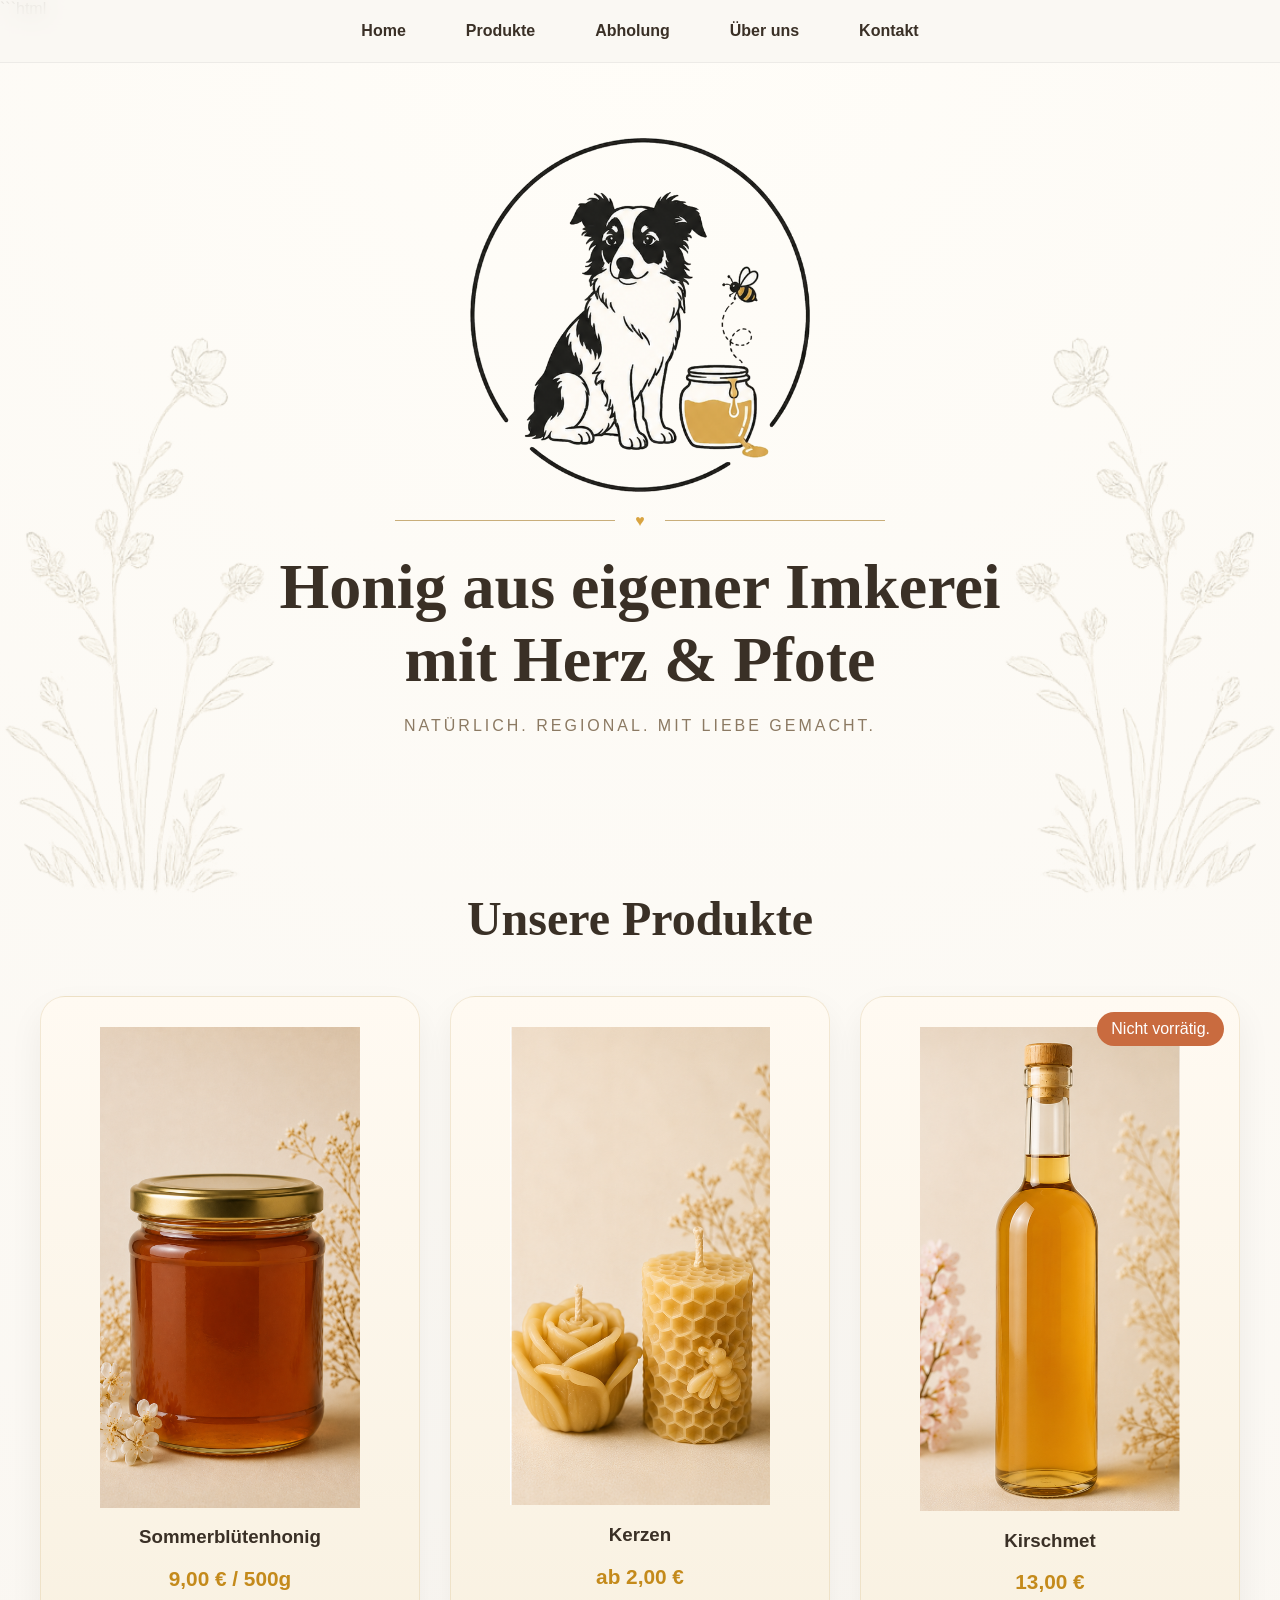
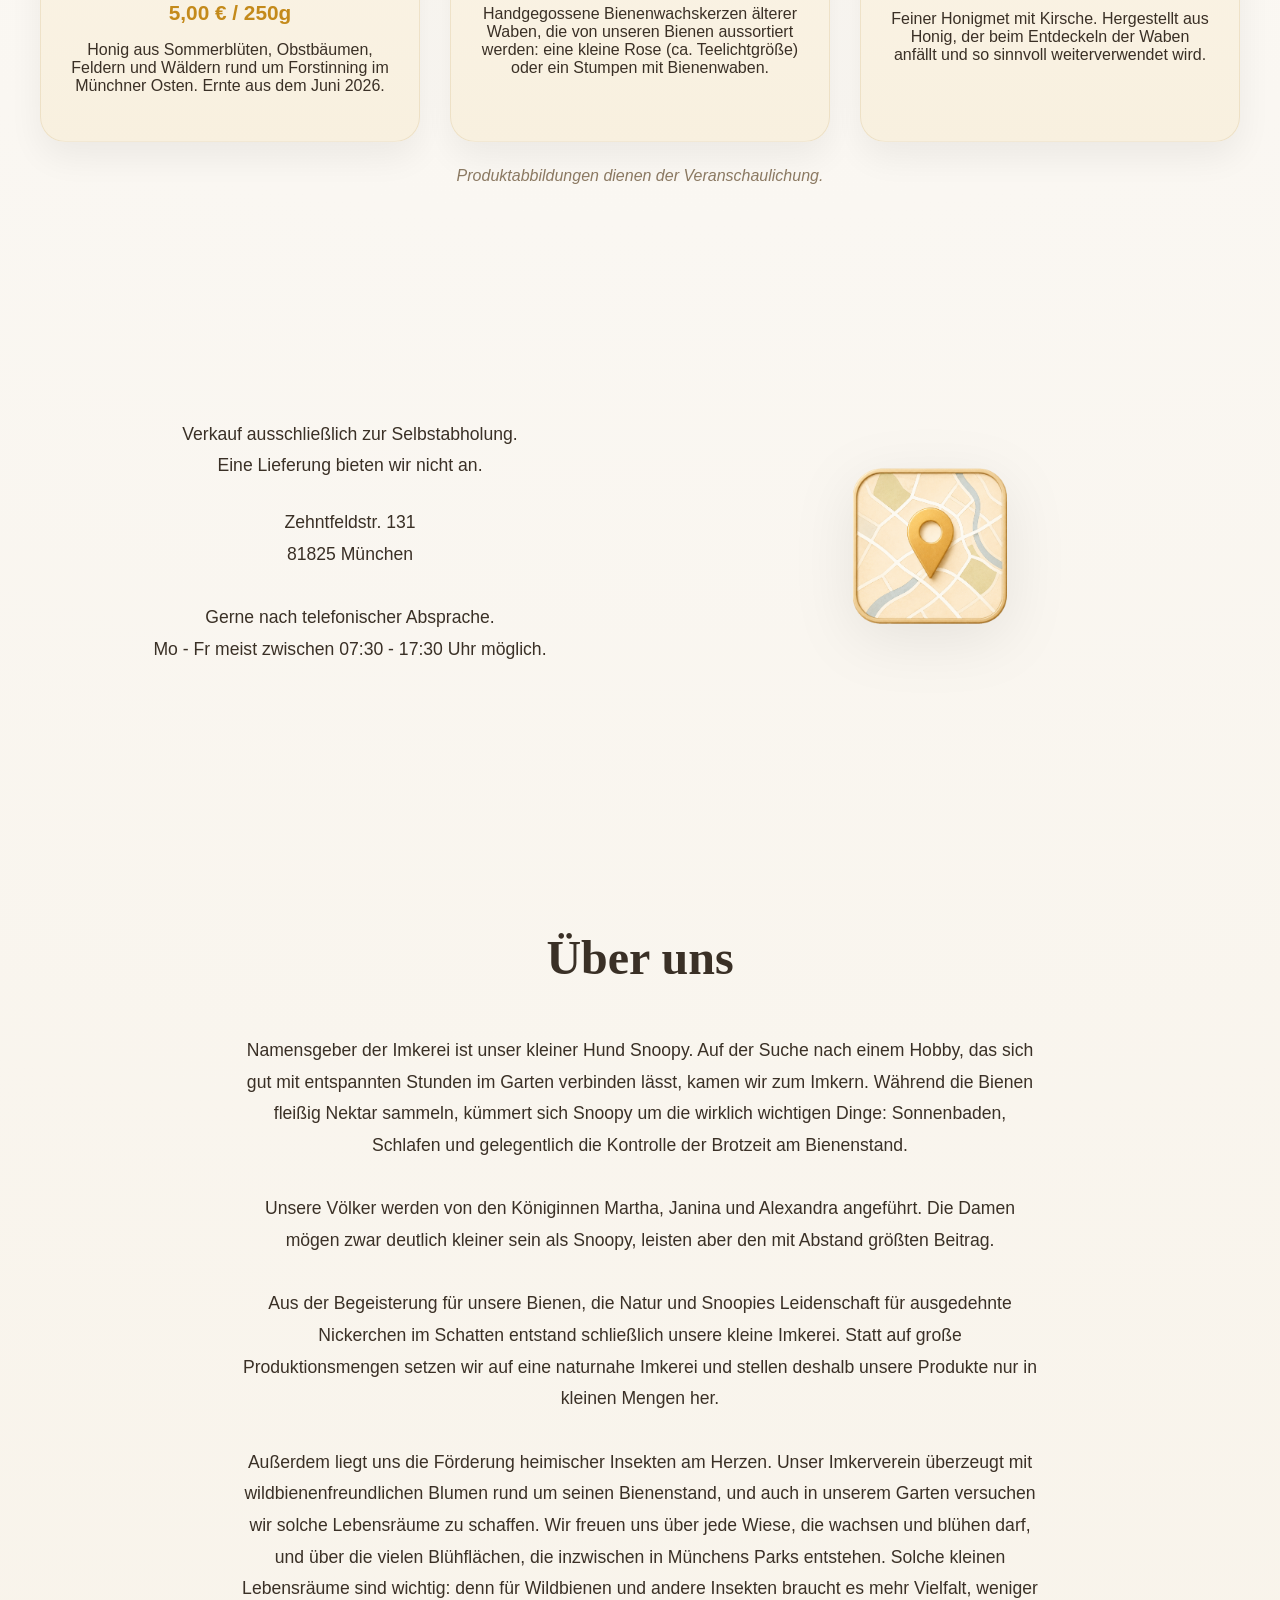
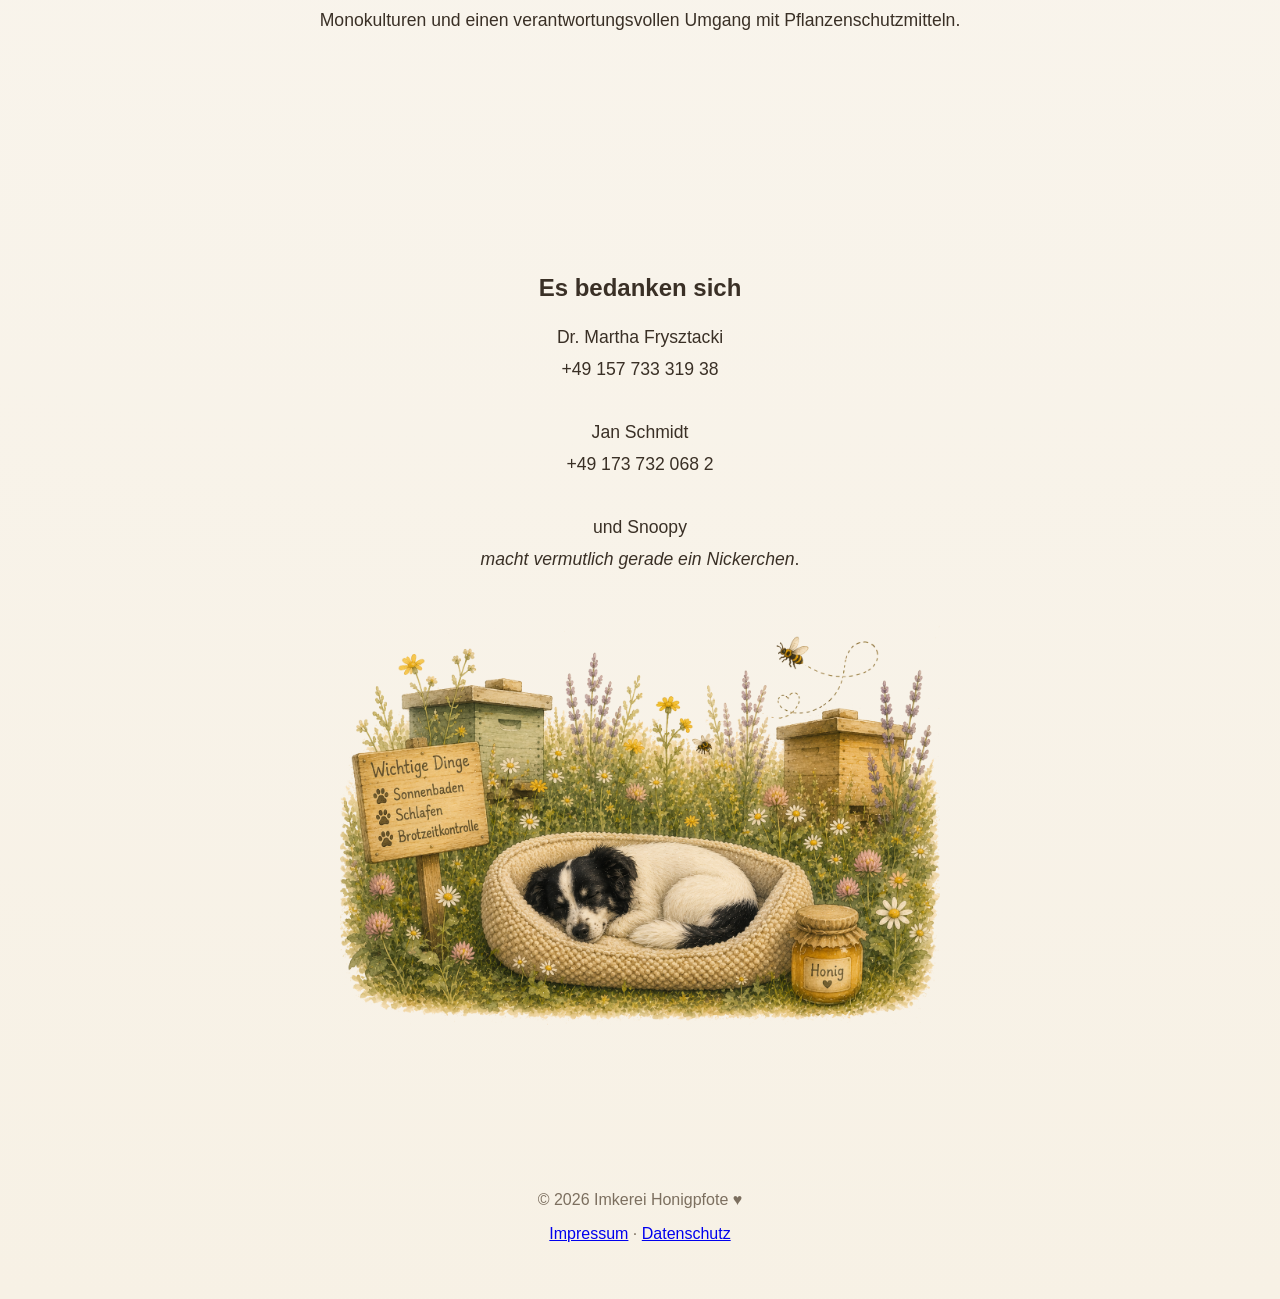
<file: index.html>
```html
<!DOCTYPE html>
<html lang="de">
<head>
    <meta charset="UTF-8">
    <meta name="viewport" content="width=device-width, initial-scale=1.0">
    <title>Imkerei Honigpfote</title>

    <meta name="description" content="Imkerei Honigpfote – Honig, Kerzen und Honigmet in kleinen Mengen. Verkauf nur zur Selbstabholung.">

    <link rel="stylesheet" href="style.css">
</head>

<body>

<div class="flower-decoration">

    <img src="assets/blumen.svg"
         class="flowers flowers-left"
         alt="">

    <img src="assets/blumen.svg"
         class="flowers flowers-right"
         alt="">

</div>

<div class="bee-decoration">

    <div class="bee bee1">
        <img src="assets/bee1.png" alt="">
    </div>

    <div class="bee bee2">
        <img src="assets/bee2.png" alt="">
    </div>

    <div class="bee bee3">
        <img src="assets/bee1.png" alt="">
    </div>

    <div id="bossBee" class="boss-bee">
        <img src="assets/bee3.png" alt="">
        <span>Autsch!</span>
    </div>

    <div id="beeReward" class="bee-reward">
        Danke, dass du die Bienen summen lässt ♥
    </div>

</div>



<header class="header">
    <nav>
        <a href="#home">Home</a>
        <a href="#produkte">Produkte</a>
        <a href="#abholung">Abholung</a>
        <a href="#ueber-uns">Über uns</a>
        <a href="#kontakt">Kontakt</a>
    </nav>
</header>

<main>

    <section id="home" class="hero">

        <img src="assets/logo.png" alt="Logo der Imkerei Honigpfote" class="hero-logo">

        <div class="hero-divider">
            <span></span>
            <div class="heart">♥</div>
            <span></span>
        </div>

        <h1>
            Honig aus eigener Imkerei<br>
            mit Herz &amp; Pfote
        </h1>

        <p>
            Natürlich. Regional. Mit Liebe gemacht.
        </p>

    </section>

    <section id="produkte" class="produkte">

        <h2>Unsere Produkte</h2>

        <div class="produkt-grid">

            <article class="produkt-card" onclick="openGallery('honig')">

                <img src="assets/honig2.png" alt="Sommerblütenhonig">

                <h3>Sommerblütenhonig</h3>

                <div class="preis">9,00 € / 500g</div>
                <div class="preis">5,00 € / 250g</div>

              <p>
                  Honig aus Sommerblüten,
                  Obstbäumen, Feldern und Wäldern rund um
                  Forstinning im Münchner Osten.
                  Ernte aus dem Juni 2026.
              </p>
            </article>

            <article class="produkt-card" onclick="openGallery('kerzen')">
                <img src="assets/kerzen3.png" alt="Bienenwachskerzen">

                <h3>Kerzen</h3>

                <div class="preis">ab 2,00 €</div>

                <p>
                    Handgegossene Bienenwachskerzen älterer Waben, die von unseren Bienen aussortiert werden:
                    eine kleine Rose (ca. Teelichtgröße) oder ein Stumpen mit Bienenwaben.
                </p>
            </article>

            <article class="produkt-card soldout" onclick="openGallery('met')">
                <div class="badge">Nicht vorrätig.</div>

                <img src="assets/met-kirsche3.png" alt="Honigmet mit Kirsche">

                <h3>Kirschmet</h3>

                <div class="preis">13,00 €</div>

                <p>
                    Feiner Honigmet mit Kirsche.
                    Hergestellt aus Honig, der beim Entdeckeln der Waben anfällt und so sinnvoll weiterverwendet wird.
                </p>
            </article>

        </div>

        <p class="produkt-hinweis">
            <i>Produktabbildungen dienen der Veranschaulichung.</i>
        </p>

    </section>

    <section id="abholung" class="abholung">

        <div class="abholung-content">

            <div class="abholung-text">

                <p>
                    Verkauf ausschließlich zur Selbstabholung.<br>
                    Eine Lieferung bieten wir nicht an.
                </p>

                <div class="adresse">
                    Zehntfeldstr. 131<br>
                    81825 München<br>
                    <br>
                    Gerne nach telefonischer Absprache.<br>
                    Mo - Fr meist zwischen 07:30 - 17:30 Uhr möglich.
                    
                </div>

            </div>

            <div class="abholung-map">

                  <a
                    href="https://www.google.com/maps/place/Zehntfeldstra%C3%9Fe+131,+81825+M%C3%BCnchen-Trudering-Riem/"
                    target="_blank"
                    rel="noopener noreferrer">

                    <img
                        src="assets/maps-icon.png"
                        alt="Google Maps">

                </a>

            </div>

        </div>

    </section>

    <section id="ueber-uns" class="ueber-uns">

      <h2>Über uns</h2>

      <p>
        Namensgeber der Imkerei ist unser kleiner Hund Snoopy.
        Auf der Suche nach einem Hobby, das sich gut mit entspannten Stunden im Garten verbinden lässt, kamen wir zum Imkern.
        Während die Bienen fleißig Nektar sammeln, kümmert sich Snoopy um die wirklich wichtigen Dinge:
        Sonnenbaden, Schlafen und gelegentlich die Kontrolle der Brotzeit am Bienenstand.<br>
        <br>
        Unsere Völker werden von den Königinnen Martha, Janina und Alexandra angeführt.
        Die Damen mögen zwar deutlich kleiner sein als Snoopy, leisten aber den mit Abstand größten Beitrag.<br>
        <br>
        Aus der Begeisterung für unsere Bienen, die Natur und Snoopies Leidenschaft für ausgedehnte Nickerchen im Schatten entstand schließlich unsere kleine Imkerei.
        Statt auf große Produktionsmengen setzen wir auf eine naturnahe Imkerei und stellen deshalb unsere Produkte nur in kleinen Mengen her. <br>
        <br>
        Außerdem liegt uns die Förderung heimischer Insekten am Herzen.
        Unser Imkerverein überzeugt mit wildbienenfreundlichen Blumen rund um seinen Bienenstand, und auch in unserem Garten versuchen wir solche Lebensräume zu schaffen.
        Wir freuen uns über jede Wiese, die wachsen und blühen darf, und über die vielen Blühflächen, die inzwischen in Münchens Parks entstehen.
        Solche kleinen Lebensräume sind wichtig:
        denn für Wildbienen und andere Insekten braucht es mehr Vielfalt,
        weniger Monokulturen und einen verantwortungsvollen Umgang mit Pflanzenschutzmitteln.
      </p>

    </section>

    <section id="kontakt" class="kontakt">

      <h2>Es bedanken sich</h2>

      <p>
          Dr. Martha Frysztacki<br>
          +49 157 733 319 38<br>
          <br>
          Jan Schmidt<br>
          +49 173 732 068 2
          <br>
          <br>
          und Snoopy<br>
          <i>macht vermutlich gerade ein Nickerchen</i>.<br>
      </p>

    <img
        src="assets/snoopy2.png"
        alt="Snoopy macht vermutlich gerade ein Nickerchen"
        class="snoopy-sleeping">

  </section>

</main>

<footer>
    <p>
        © 2026 Imkerei Honigpfote ♥
    </p>

    <p>
        <a href="impressum.html">Impressum</a> ·
        <a href="datenschutz.html">Datenschutz</a>
    </p>
</footer>


<div id="productModal" class="product-modal">
    <div class="product-modal-content">

        <button class="modal-close" onclick="closeGallery()">×</button>

        <h2 id="modalTitle"></h2>

        <div id="modalImages" class="modal-images"></div>

    </div>
</div>

<script>

    let beeClickCount = 0;
    let rewardTimer = 0;

    const reward = document.getElementById('beeReward');
    const bossBee = document.getElementById('bossBee');

    function scheduleReward(){

        clearTimeout(rewardTimer);

        rewardTimer = setTimeout(() => {

            document.querySelectorAll('.bee').forEach(bee => {
                bee.classList.add('loved');
            });

            reward.style.opacity = "1";

            setTimeout(() => {
                reward.style.opacity = "0";
            }, 5000);

        }, 60000);

    }

    scheduleReward();

    document.querySelectorAll('.bee').forEach(bee => {

        bee.addEventListener('click', () => {

            beeClickCount++;

            // Vertrauen verloren
            bee.classList.remove('loved');

            scheduleReward();

            if(beeClickCount % 3 === 0){

                bossBee.classList.remove('attack');

                void bossBee.offsetWidth;

                bossBee.classList.add('attack');

                setTimeout(() => {
                    bossBee.classList.remove('attack');
                }, 4300);

            }

            const rect = bee.getBoundingClientRect();
            const middle = window.innerWidth / 2;

            const toRight = rect.left < middle;

            bee.style.setProperty('--escape-x', toRight ? '120vw' : '-120vw');
            bee.style.setProperty('--escape-y', '-35vh');
            bee.style.setProperty('--turn', toRight ? '25deg' : '205deg');

            bee.classList.add('escape');

            setTimeout(() => {
                bee.classList.remove('escape');
            }, 4000);

        });

    });

</script>

<script>
    const productGalleries = {
        honig: {
            title: "Unser Honig",
            images: [
                "assets/honig/honig_2025.1.png",
                "assets/honig/honig_2025.2.png"
            ]
        },
        kerzen: {
            title: "Unsere Bienenwachskerzen",
            images: [
                "assets/kerze/rose_2026.1.jpg",
                "assets/kerze/stump_2026.1.jpg"
            ]
        },
        met: {
            title: "Unser Kirschmet reift noch. Wir bitten um Geduld!  🍷 ",
            images: [
            ]
        }
    };

    function openGallery(product){
        const modal = document.getElementById("productModal");
        const title = document.getElementById("modalTitle");
        const images = document.getElementById("modalImages");

        title.textContent = productGalleries[product].title;

        images.innerHTML = productGalleries[product].images
            .map(src => `<img src="${src}" alt="">`)
            .join("");

        modal.classList.add("open");
    }

    function closeGallery(){
        document.getElementById("productModal").classList.remove("open");
    }

    document.getElementById("productModal").addEventListener("click", event => {
        if(event.target.id === "productModal"){
            closeGallery();
        }
    });
</script>

</body>
</html>
</file>
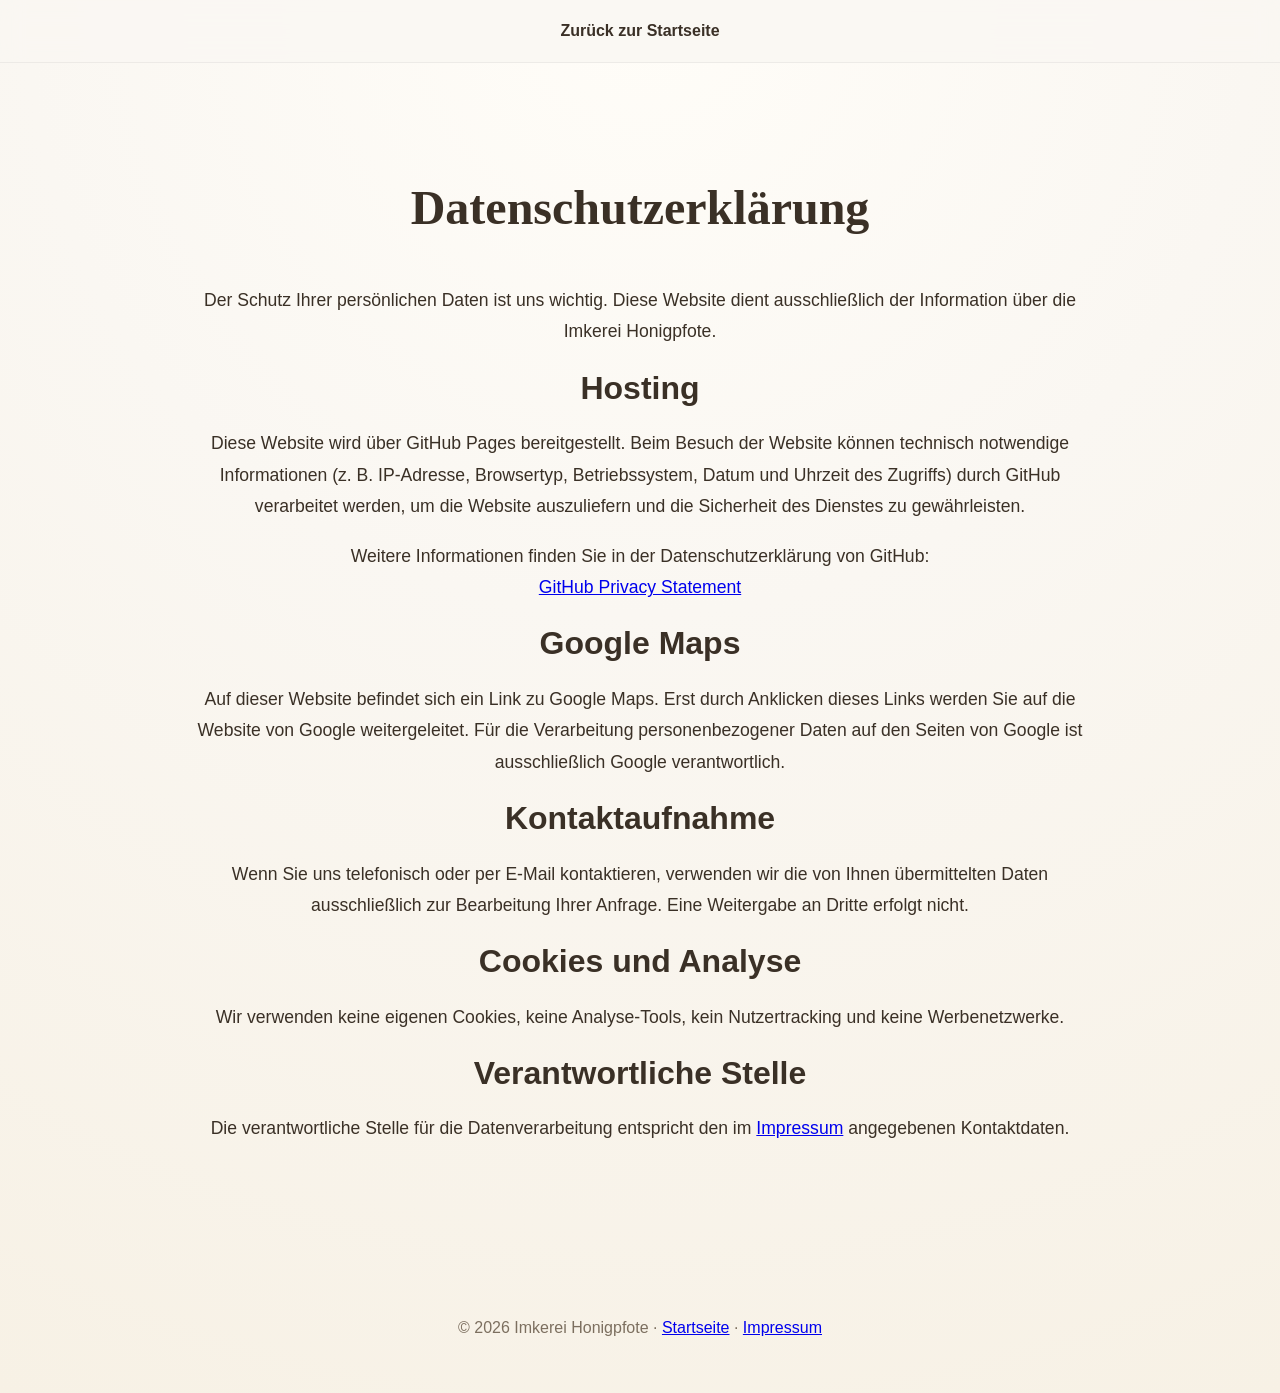
<file: datenschutz.html>
<!DOCTYPE html>
<html lang="de">
<head>
    <meta charset="UTF-8">
    <meta name="viewport" content="width=device-width, initial-scale=1.0">
    <title>Datenschutzerklärung – Imkerei Honigpfote</title>

    <meta name="robots" content="noindex">

    <link rel="stylesheet" href="style.css">
</head>

<body>

<header class="header">
    <nav>
        <a href="index.html">Zurück zur Startseite</a>
    </nav>
</header>

<main class="ueber-uns" style="padding-top:140px; max-width:900px;">

    <h2>Datenschutzerklärung</h2>

    <p>
        Der Schutz Ihrer persönlichen Daten ist uns wichtig.
        Diese Website dient ausschließlich der Information über die Imkerei Honigpfote.
    </p>

    <h1>Hosting</h1>

    <p>
        Diese Website wird über GitHub Pages bereitgestellt.
        Beim Besuch der Website können technisch notwendige Informationen
        (z.&nbsp;B. IP-Adresse, Browsertyp, Betriebssystem, Datum und Uhrzeit des Zugriffs)
        durch GitHub verarbeitet werden, um die Website auszuliefern und die Sicherheit des Dienstes zu gewährleisten.
    </p>

    <p>
        Weitere Informationen finden Sie in der Datenschutzerklärung von GitHub:
        <br>
        <a href="https://docs.github.com/en/site-policy/privacy-policies/github-privacy-statement"
           target="_blank"
           rel="noopener noreferrer">
            GitHub Privacy Statement
        </a>
    </p>

    <h1>Google Maps</h1>

    <p>
        Auf dieser Website befindet sich ein Link zu Google Maps.
        Erst durch Anklicken dieses Links werden Sie auf die Website von Google weitergeleitet.
        Für die Verarbeitung personenbezogener Daten auf den Seiten von Google ist ausschließlich Google verantwortlich.
    </p>

    <h1>Kontaktaufnahme</h1>

    <p>
        Wenn Sie uns telefonisch oder per E-Mail kontaktieren, verwenden wir die von Ihnen übermittelten Daten ausschließlich zur Bearbeitung Ihrer Anfrage.
        Eine Weitergabe an Dritte erfolgt nicht.
    </p>

    <h1>Cookies und Analyse</h1>

    <p>
        Wir verwenden keine eigenen Cookies, keine Analyse-Tools, kein Nutzertracking und keine Werbenetzwerke.
    </p>

    <h1>Verantwortliche Stelle</h1>

    <p>
        Die verantwortliche Stelle für die Datenverarbeitung entspricht den im
        <a href="impressum.html">Impressum</a>
        angegebenen Kontaktdaten.
    </p>

</main>

<footer>
    <p>
        © 2026 Imkerei Honigpfote ·
        <a href="index.html">Startseite</a> ·
        <a href="impressum.html">Impressum</a>
    </p>
</footer>

</body>
</html>
</file>
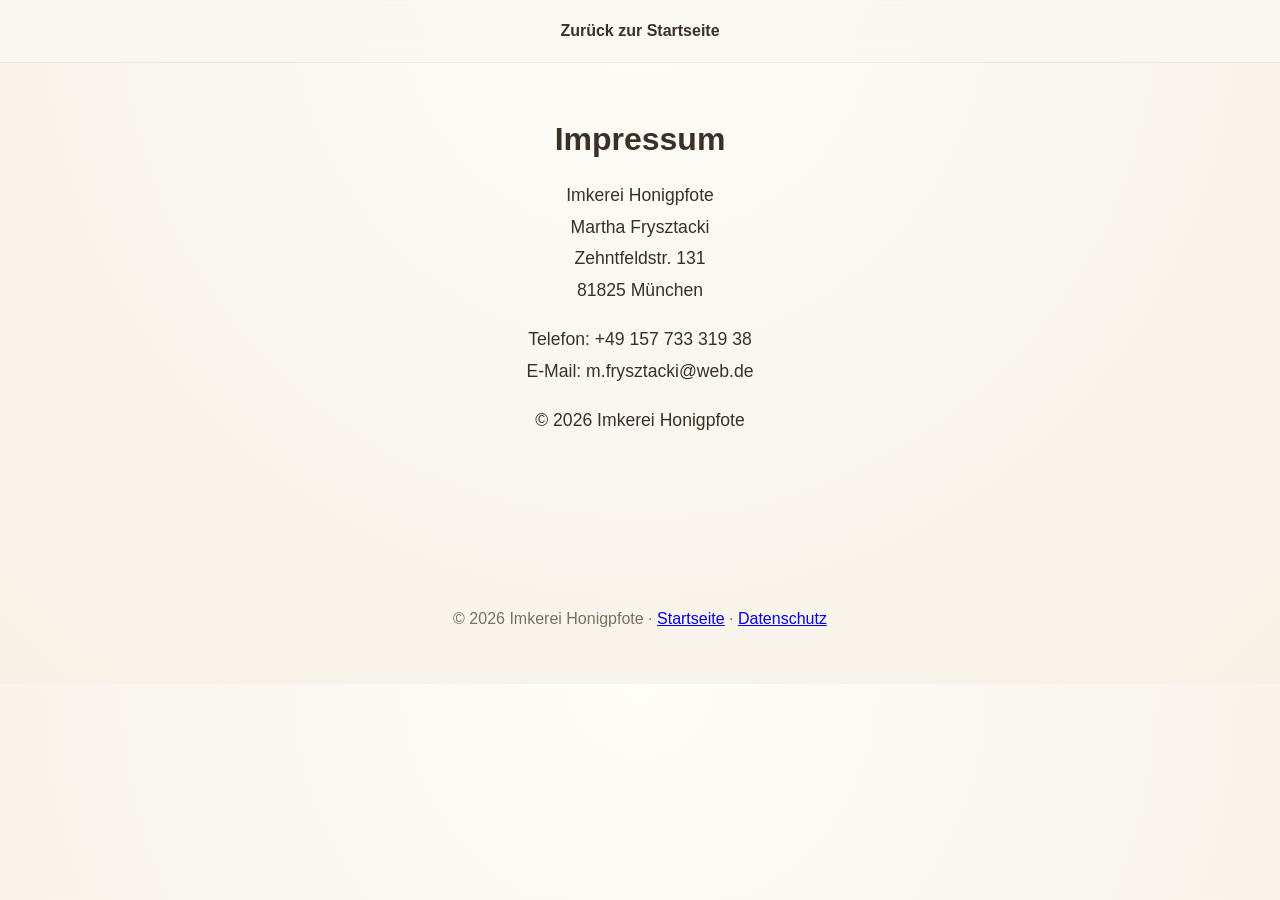
<file: impressum.html>
<!DOCTYPE html>
<html lang="de">
<head>
    <meta charset="UTF-8">
    <meta name="viewport" content="width=device-width, initial-scale=1.0">
    <title>Impressum – Imkerei Honigpfote</title>
    <link rel="stylesheet" href="style.css">
</head>
<body>

<header class="header">
    <nav>
        <a href="index.html">Zurück zur Startseite</a>
    </nav>
</header>

<main class="ueber-uns">

    <h1>Impressum</h1>

    <p>
        Imkerei Honigpfote<br>
        Martha Frysztacki<br>
        Zehntfeldstr. 131<br>
        81825 München
    </p>

    <p>
        Telefon: +49 157 733 319 38<br>
        E-Mail: m.frysztacki@web.de
    </p>

    <p>
        © 2026 Imkerei Honigpfote
    </p>

</main>

<footer>
    <p>
        © 2026 Imkerei Honigpfote ·
        <a href="index.html">Startseite</a> ·
        <a href="datenschutz.html">Datenschutz</a>
    </p>
</footer>

</body>
</html>
</file>
<file: style.css>
body{
    margin:0;
    font-family: "Segoe UI", sans-serif;
    color:#3a3026;
    background:
        radial-gradient(
            circle at top,
            #fffdf8 0%,
            #faf7f2 40%,
            #f7f1e5 100%
        );
}

html{
    scroll-behavior:smooth;
}

.header{
    position:fixed;
    top:0;
    width:100%;
    z-index:50;

    backdrop-filter:blur(12px);

    background:rgba(250,247,242,.85);

    border-bottom:1px solid rgba(0,0,0,.05);
}

.header nav{
    display:flex;
    justify-content:center;
    gap:60px;

    padding:22px;
}

.header a{
    text-decoration:none;
    color:#3a3026;
    font-weight:600;
    transition:.3s;
}

.header a:hover{
    color:#d9a441;
}

.hero{
    padding-top:120px;
    text-align:center;
    max-width:1000px;
    margin:auto;
}

.hero-logo{
    width:340px;
    max-width:90%;
}

.hero h1{
    font-family: Georgia, serif;
    font-size:4rem;
    line-height:1.15;
    margin:20px 0;
}

.hero p{
    letter-spacing:3px;
    text-transform:uppercase;
    color:#8c7a63;
}

.hero-divider{
    display:flex;
    align-items:center;
    justify-content:center;
    gap:20px;
    margin:20px 0;
}

.hero-divider span{
    width:220px;
    height:1px;
    background:#c9ae7a;
}

.heart{
    color:#d9a441;
}

.produkte{
    padding:100px 30px;
}

.produkte h2,
.abholung h2,
.ueber-uns h2{
    text-align:center;
    font-size:3rem;
    font-family:Georgia, serif;
    margin-bottom:50px;
}

.produkt-grid{
    display:grid;
    grid-template-columns:repeat(auto-fit,minmax(280px,1fr));
    gap:30px;
    max-width:1200px;
    margin:auto;
}

.produkt-card{
    background:linear-gradient(
        180deg,
        #fffaf2 0%,
        #f8f0df 100%
    );

    border:1px solid rgba(201,174,122,.25);

    box-shadow:
        0 10px 30px rgba(140,122,99,.08);
    border-radius:25px;
    padding:30px;
    text-align:center;

    box-shadow:
    0 15px 35px rgba(0,0,0,.06);

    transition:.3s;
    position:relative;

    z-index:1;

    cursor:pointer;

}

.produkt-card:hover{
    transform:translateY(-8px);
}

.produkt-card img{
    width:100%;
    max-width:260px;
}

.product-modal{
    position:fixed;
    inset:0;
    background:rgba(58,48,38,.55);
    backdrop-filter:blur(8px);
    z-index:60000;

    display:none;
    align-items:center;
    justify-content:center;

    padding:30px;
}

.product-modal.open{
    display:flex;
}

.product-modal-content{
    position:relative;
    width:min(950px, 95vw);
    max-height:90vh;
    overflow:auto;

    background:#fff8ee;
    border:1px solid #ead9b7;
    border-radius:28px;
    padding:35px;

    box-shadow:0 25px 70px rgba(0,0,0,.18);
    text-align:center;
}

.modal-close{
    position:absolute;
    top:18px;
    right:22px;

    border:none;
    background:none;
    font-size:36px;
    cursor:pointer;
    color:#7c6f5f;
}

.modal-images{
    display:grid;
    grid-template-columns:repeat(auto-fit, minmax(160px, 1fr));
    gap:18px;
    margin-top:25px;
}

.modal-images img{
    width:100%;
    border-radius:18px;
    background:#f8f0df;
}

.preis{
    font-size:1.3rem;
    font-weight:bold;
    color:#c48a1b;
    margin:10px 0;
}

.badge{
    position:absolute;
    top:15px;
    right:15px;

    background:#c96b3f;
    color:white;

    padding:8px 14px;
    border-radius:30px;
}

.abholung{
    text-align:center;
    padding:80px 20px;
}

.adresse{
    margin:25px 0;
    line-height:1.8;
}

.maps-button{
    display:inline-block;
    background:#d9a441;
    color:white;
    text-decoration:none;
    padding:15px 30px;
    border-radius:50px;
    font-weight:bold;
    transition:.3s;
}

.maps-button:hover{
    transform:translateY(-3px);
}

.ueber-uns{
    max-width:800px;
    margin:auto;
    padding:100px 30px;
    text-align:center;
}

.ueber-uns p{
    line-height:1.8;
    font-size:1.1rem;
}

.kontakt{
    max-width:800px;
    margin:auto;
    padding:100px 30px;
    text-align:center;
}

.kontakt p{
    line-height:1.8;
    font-size:1.1rem;
}

footer{
    text-align:center;
    padding:40px;
    color:#7c6f5f;
}

.flower-decoration{
    position:fixed;
    inset:0;
    pointer-events:none;
    z-index:-9999;
    overflow:hidden;
}

.bee-decoration{
    position:fixed;
    inset:0;
    pointer-events:none;
    overflow:hidden;
    z-index:1000;
}

.flowers{
    position:fixed;
    opacity:.25;
    width:350px;
}

.flowers-left{
    left:-50px;
    bottom:0;
}

.flowers-right{
    right:-50px;
    bottom:0;
    transform:scaleX(-1);
}

.bee img{
    width:100px;
    animation:beeBuzz .15s infinite alternate;
    transition:transform .8s ease, opacity .8s ease;
    pointer-events:auto;
}

.bee{
    position:fixed;
    z-index:10000;
    pointer-events:auto;
    cursor:pointer;
}

.bee1{
    left:-100px;
    top:20%;
    animation:fly1 25s linear infinite;
}

.bee2{
    left:110%;
    top:60%;
    animation:fly2 30s linear infinite;
}

.bee3{
    left:-100px;
    top:80%;
    animation:fly3 35s linear infinite;
}

@keyframes beeBuzz{
    from{
        transform:rotate(-3deg);
    }
    to{
        transform:rotate(3deg);
    }
}

@keyframes fly1{
    0%{
        left:-100px;
        top:20%;
    }

    25%{
        top:10%;
    }

    50%{
        top:35%;
    }

    75%{
        top:15%;
    }

    100%{
        left:110%;
        top:25%;
    }
}

@keyframes fly2{
    0%{
        left:110%;
        top:55%;
    }

    50%{
        top:35%;
    }

    100%{
        left:-100px;
        top:65%;
    }
}

@keyframes fly3{
    0%{
        left:-100px;
        top:75%;
    }

    50%{
        top:60%;
    }

    100%{
        left:110%;
        top:80%;
    }
}

.abholung{
    padding:100px 30px;
}

.abholung-content{
    max-width:1100px;
    margin:auto;

    display:grid;
    grid-template-columns:1fr 1fr;
    gap:60px;

    align-items:center;
}

.abholung-text h2{
    text-align:left;
    margin-bottom:20px;
}

.abholung-text p{
    font-size:1.1rem;
    line-height:1.8;
}

.adresse{
    margin:25px 0;
    line-height:1.8;
    font-size:1.1rem;
}

.abholung-map{
    display:flex;
    justify-content:center;
}

.abholung-map img{
    width:70%;
    max-width:220px;

    border-radius:25px;

    transition:.3s;

    filter:drop-shadow(
        0 15px 30px rgba(0,0,0,.08)
    );
}

.abholung-map img:hover{
    transform:translateY(-6px);
}

.snoopy-sleeping{
    display:block;
    width:min(650px, 75%);
    margin:50px auto 10px auto;
}

@media (max-width: 768px){

    .flowers{
        width:60px;
        opacity:0.02;
    }

    .flowers-left{
        left:-10px;
        bottom:0;
    }

    .flowers-right{
        right:-10px;
        bottom:0;
    }

     .header nav{
        justify-content:flex-start;
        gap:10px;
        padding:12px 14px;
        overflow-x:auto;
        white-space:nowrap;
        scrollbar-width:none;
    }

    .header nav::-webkit-scrollbar{
        display:none;
    }

    .header a{
        flex:0 0 auto;
        font-size:.9rem;
        padding:8px 14px;
        border-radius:999px;
        background:rgba(255,248,238,.9);
        border:1px solid rgba(201,174,122,.35);
    }

    .hero{
        padding-top:95px;
    }

}

@keyframes beePanicImg{
    0%{
        transform:rotate(0deg) scale(1);
        opacity:1;
    }

    15%{
        transform:translate(-10px, 0) rotate(-15deg) scale(1.05);
    }

    30%{
        transform:translate(15px, -5px) rotate(var(--turn)) scale(1);
    }

    100%{
        transform:translate(var(--escape-x), var(--escape-y)) rotate(var(--turn)) scale(.4);
        opacity:0;
    }
}

.bee.escape img{
    animation:beePanicImg .9s cubic-bezier(.2,.8,.2,1) forwards !important;
}

.boss-bee{
    position:fixed;
    left:50%;
    top:50%;
    z-index:20000;
    pointer-events:none;
    opacity:0;
    visibility:hidden;
    transform:translate(-50%, -50%) scale(.2);
}

.boss-bee img{
    width:95vw;
    max-width:500px;
    height:auto;
}

.boss-bee span{
    display:block;
    text-align:center;
    font-weight:900;
    font-size:3rem;
    color:#d62828;
    text-shadow:
        2px 2px 0 white,
        4px 4px 0 rgba(0,0,0,.15);
}

.boss-bee.attack{
    visibility:visible;
    animation:bossAttack 4.2s ease-out forwards;
}


@keyframes bossAttack{
    0%{
        opacity:0;
        transform:translate(-50%, -50%) scale(.2);
    }

    25%{
        opacity:1;
        transform:translate(-50%, -50%) scale(1.2);
    }

    75%{
        opacity:1;
        transform:translate(-50%, -50%) scale(1.8);
    }

    100%{
        opacity:0;
        transform:translate(-50%, -50%) scale(.2);
    }
}

.bee-reward{
    position:fixed;
    bottom:30px;
    left:50%;
    transform:translateX(-50%);

    background:#fff8e8;
    border:2px solid #d9a441;
    border-radius:20px;
    padding:12px 20px;

    font-weight:bold;
    color:#7a4a00;

    z-index:50000;

    opacity:0;
    transition:opacity .5s ease;

    pointer-events:none;
}

.bee.loved::before,
.bee.loved::after{
    position:absolute;
    color:#e06a8d;
    font-size:22px;
    pointer-events:none;
}

.bee.loved::before{
    content:"♡";
    left:35%;
    top:-18px;

    animation:heartFloat1 2s infinite;
}

.bee.loved::after{
    content:"♡";
    left:60%;
    top:-10px;

    animation:heartFloat2 2.4s infinite;
}

@keyframes heartFloat1{

    0%{
        opacity:0;
        transform:translateY(0);
    }

    30%{
        opacity:1;
    }

    100%{
        opacity:0;
        transform:translateY(-25px);
    }

}

@keyframes heartFloat2{

    0%{
        opacity:0;
        transform:translateY(0);
    }

    30%{
        opacity:1;
    }

    100%{
        opacity:0;
        transform:translateY(-35px) translateX(8px);
    }

}

.produkt-hinweis{
    text-align:center;
    margin-top:25px;
    color:#8c7a63;
}
</file>
